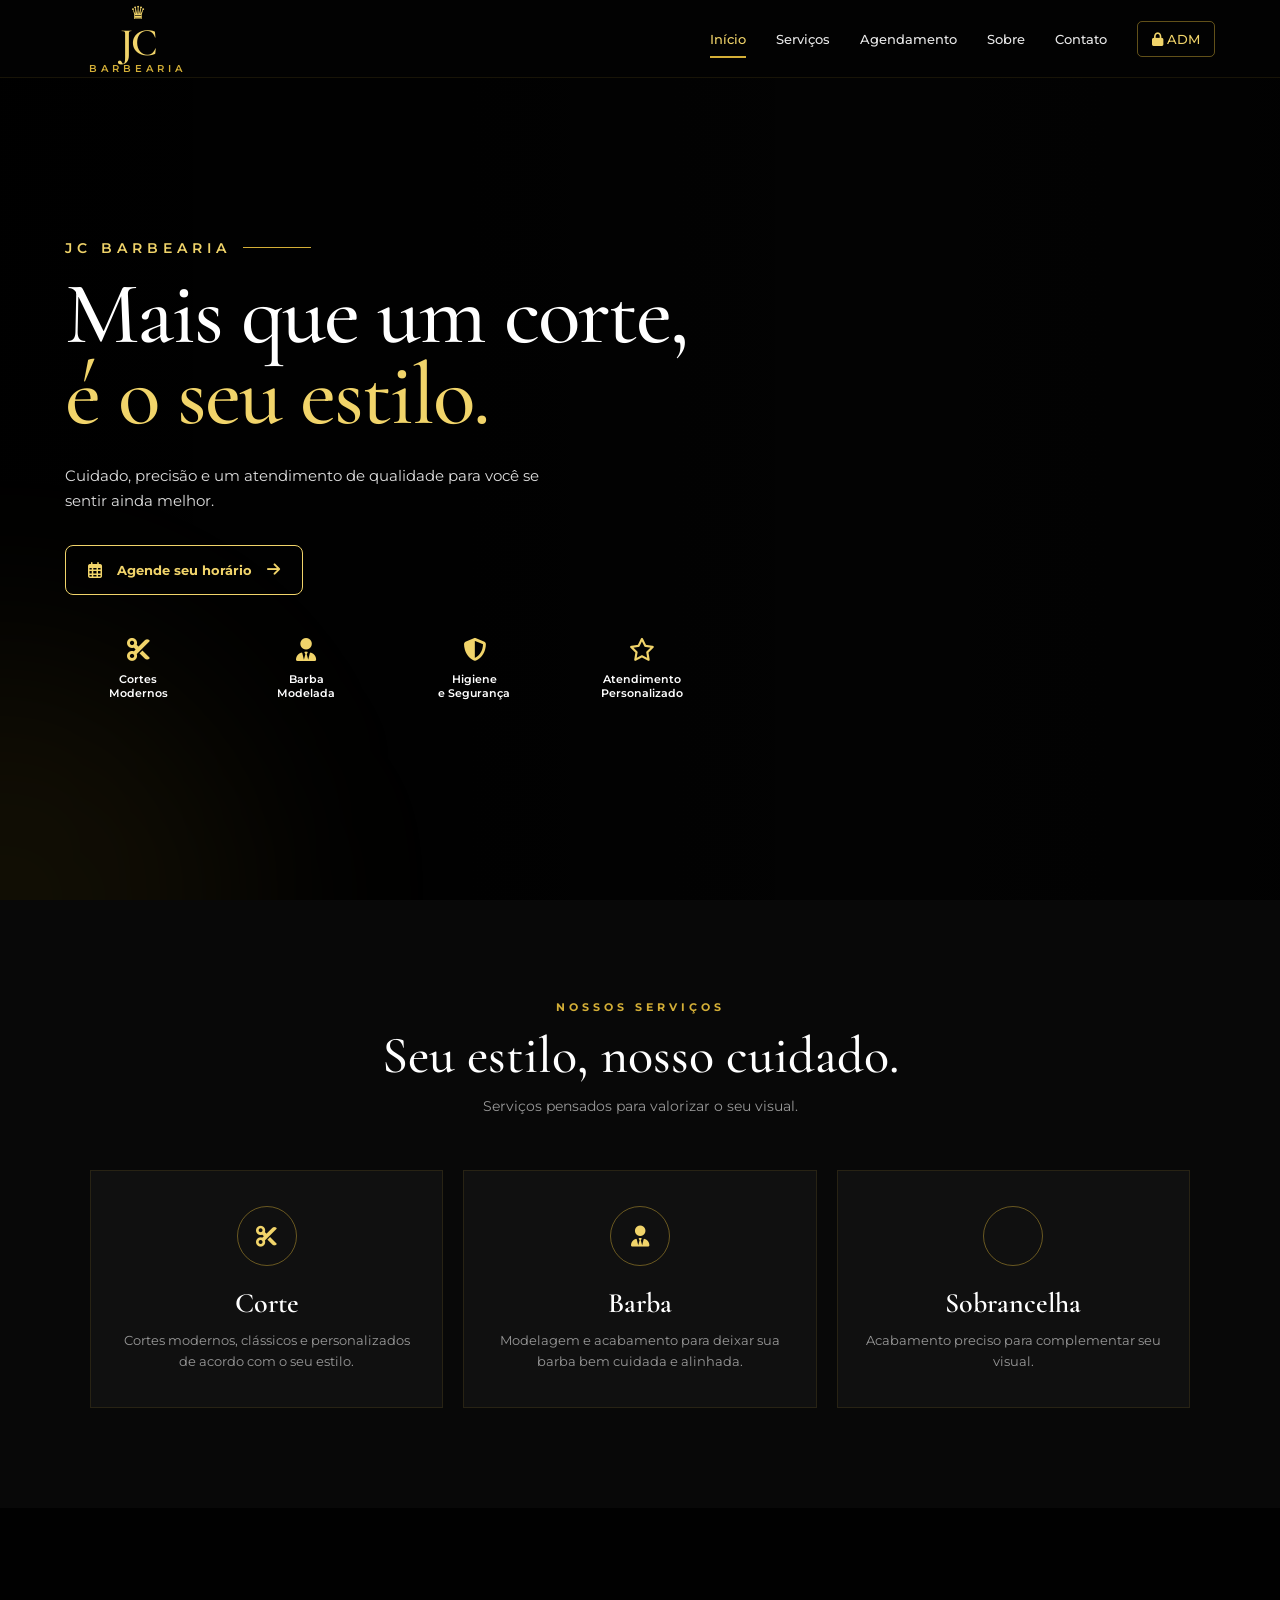
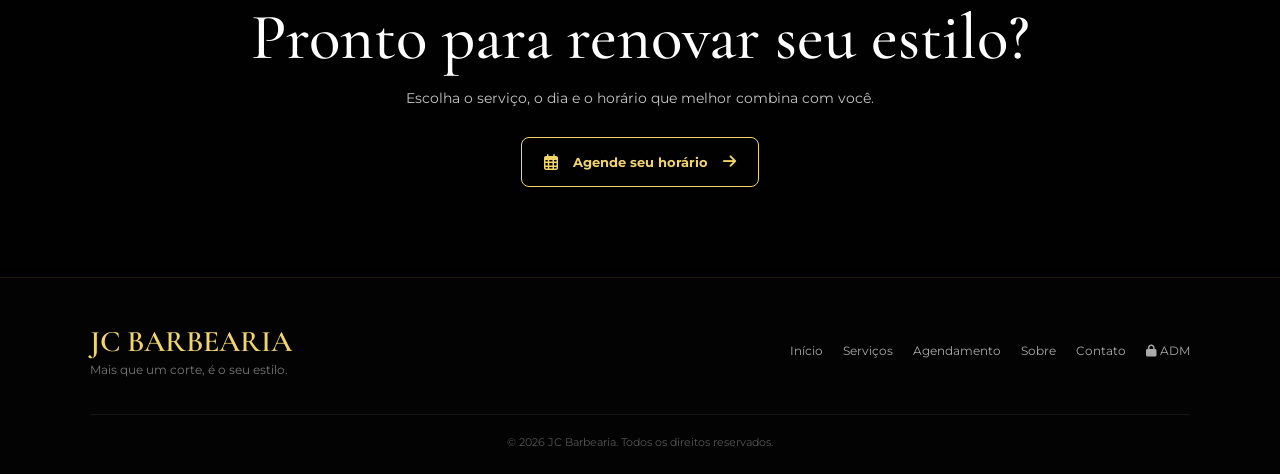
<file: index.html>
<!DOCTYPE html>

<html lang="pt-BR">
<head>
    <meta charset="UTF-8">
    <meta name="viewport" content="width=device-width, initial-scale=1.0">

<meta name="description"
    content="JC Barbearia - Mais que um corte, é o seu estilo. Agende seu horário.">

<title>JC Barbearia | Seu estilo começa aqui</title>

<link rel="preconnect" href="https://fonts.googleapis.com">
<link rel="preconnect" href="https://fonts.gstatic.com" crossorigin>

<link href="https://fonts.googleapis.com/css2?family=Cormorant+Garamond:wght@400;500;600;700&family=Montserrat:wght@300;400;500;600;700&display=swap"
    rel="stylesheet">

<link rel="stylesheet"
    href="https://cdnjs.cloudflare.com/ajax/libs/font-awesome/6.5.2/css/all.min.css">

<style>

    * {
        margin: 0;
        padding: 0;
        box-sizing: border-box;
    }

    html {
        scroll-behavior: smooth;
    }

    body {
        font-family: 'Montserrat', sans-serif;
        background: #050505;
        color: #fff;
        overflow-x: hidden;
    }

    /* REMOVE MARCADORES/PONTOS */
    ul,
    ol,
    li {
        list-style: none !important;
        margin: 0;
        padding: 0;
    }

    a {
        text-decoration: none;
        color: inherit;
    }

    :root {
        --preto: #050505;
        --preto2: #0b0b0b;
        --preto3: #111111;

        --dourado: #d4af37;
        --dourado-claro: #f1d46a;
        --dourado-escuro: #9d7c16;

        --branco: #ffffff;
        --cinza: #bdbdbd;
    }

    /* =====================================================
       HEADER
    ===================================================== */

    header {
        position: fixed;
        top: 0;
        left: 0;
        width: 100%;
        height: 78px;
        z-index: 999;

        background: rgba(3, 3, 3, 0.94);
        border-bottom: 1px solid rgba(212, 175, 55, 0.10);

        backdrop-filter: blur(10px);
        -webkit-backdrop-filter: blur(10px);
    }

    .header-container {
        max-width: 1200px;
        height: 100%;
        margin: auto;
        padding: 0 25px;

        display: flex;
        align-items: center;
        justify-content: space-between;
    }

    /* =====================================================
       LOGO
    ===================================================== */

    .logo {
        width: 145px;
        height: 100%;

        display: flex;
        flex-direction: column;
        align-items: center;
        justify-content: center;

        line-height: 1;
    }

    .logo-coroa {
        color: var(--dourado-claro);
        font-size: 18px;
        margin-bottom: 1px;
    }

    .logo-jc {
        font-family: 'Cormorant Garamond', serif;
        font-size: 39px;
        font-weight: 600;

        color: var(--dourado-claro);
        letter-spacing: -2px;
    }

    .logo-barbearia {
        font-size: 10px;
        font-weight: 600;

        letter-spacing: 4px;
        color: var(--dourado);

        margin-top: 2px;
    }

    /* =====================================================
       MENU
    ===================================================== */

    nav {
        display: flex;
        align-items: center;
        gap: 30px;
    }

    nav a {
        position: relative;

        font-size: 13px;
        font-weight: 500;

        color: #e8e8e8;

        padding: 30px 0;

        transition: 0.3s ease;
    }

    nav a:hover {
        color: var(--dourado-claro);
    }

    nav a.active {
        color: var(--dourado-claro);
    }

    nav a.active::after {
        content: "";

        position: absolute;

        left: 0;
        bottom: 19px;

        width: 100%;
        height: 2px;

        background: var(--dourado);
    }

    /* =====================================================
       BOTÃO ADM
    ===================================================== */

    nav a.admin-link {
        color: var(--dourado-claro);

        border: 1px solid rgba(212, 175, 55, 0.45);

        padding: 9px 14px;
        border-radius: 5px;

        transition: 0.3s ease;
    }

    nav a.admin-link:hover {
        background: var(--dourado);
        color: #050505;
        border-color: var(--dourado);
    }

    nav a.admin-link::after {
        display: none;
    }

    /* =====================================================
       MENU MOBILE
    ===================================================== */

    .menu-btn {
        display: none;

        width: 42px;
        height: 42px;

        border: 1px solid rgba(212, 175, 55, 0.5);

        background: transparent;

        color: var(--dourado-claro);

        border-radius: 4px;

        font-size: 19px;

        cursor: pointer;
    }

    /* =====================================================
       HERO
    ===================================================== */

    .hero {
        min-height: 100vh;

        position: relative;

        display: flex;
        align-items: center;

        overflow: hidden;

        background:
            linear-gradient(
                90deg,
                rgba(0,0,0,0.96) 0%,
                rgba(0,0,0,0.82) 35%,
                rgba(0,0,0,0.42) 67%,
                rgba(0,0,0,0.72) 100%
            ),
            url("https://images.unsplash.com/photo-1503951914875-452162b0f3f1?auto=format&fit=crop&w=2200&q=90");

        background-size: cover;
        background-position: center;
    }

    .hero::before {
        content: "";

        position: absolute;

        width: 500px;
        height: 500px;

        left: -250px;
        bottom: -250px;

        background: rgba(212, 175, 55, 0.08);

        filter: blur(100px);

        border-radius: 50%;
    }

    .hero-container {
        width: 100%;
        max-width: 1200px;

        margin: auto;

        padding: 120px 25px 80px;

        position: relative;
        z-index: 2;
    }

    .hero-content {
        max-width: 650px;
    }

    .hero-small {
        display: flex;
        align-items: center;
        gap: 12px;

        margin-bottom: 17px;

        color: var(--dourado-claro);

        font-size: 14px;
        font-weight: 600;

        letter-spacing: 5px;
    }

    .hero-small::after {
        content: "";

        width: 68px;
        height: 1px;

        background: var(--dourado);
    }

    .hero h1 {
        font-family: 'Cormorant Garamond', serif;

        font-size: clamp(54px, 7vw, 88px);

        line-height: 0.92;

        font-weight: 500;

        letter-spacing: -2px;

        color: #fff;

        margin-bottom: 9px;
    }

    .hero h1 span {
        display: block;

        color: var(--dourado-claro);
    }

    .hero-description {
        max-width: 500px;

        color: #dedede;

        font-size: 15px;

        line-height: 1.7;

        margin: 27px 0 31px;
    }

    /* =====================================================
       BOTÃO AGENDAR
    ===================================================== */

    .btn-agendar {
        display: inline-flex;

        align-items: center;
        justify-content: center;

        gap: 15px;

        min-width: 225px;

        padding: 16px 22px;

        border: 1px solid var(--dourado-claro);

        border-radius: 8px;

        background: rgba(0, 0, 0, 0.35);

        color: var(--dourado-claro);

        font-size: 13px;
        font-weight: 700;

        transition: all 0.3s ease;
    }

    .btn-agendar i {
        font-size: 16px;
    }

    .btn-agendar .seta {
        margin-left: auto;

        font-size: 15px;

        transition: 0.3s ease;
    }

    .btn-agendar:hover {
        background: var(--dourado);

        color: #050505;

        box-shadow: 0 10px 35px rgba(212, 175, 55, 0.18);
    }

    .btn-agendar:hover .seta {
        transform: translateX(5px);
    }

    /* =====================================================
       DIFERENCIAIS
    ===================================================== */

    .diferenciais {
        display: grid;

        grid-template-columns: repeat(4, 1fr);

        max-width: 650px;

        margin-top: 43px;

        gap: 22px;
    }

    .diferencial {
        text-align: center;

        color: #fff;
    }

    .diferencial i {
        display: block;

        color: var(--dourado-claro);

        font-size: 23px;

        margin-bottom: 11px;
    }

    .diferencial strong {
        display: block;

        font-size: 11px;

        font-weight: 600;

        line-height: 1.35;
    }

    /* =====================================================
       SERVIÇOS
    ===================================================== */

    .servicos-section {
        background: #080808;

        padding: 100px 25px;
    }

    .section-container {
        max-width: 1100px;

        margin: auto;
    }

    .section-header {
        text-align: center;

        margin-bottom: 55px;
    }

    .section-label {
        color: var(--dourado);

        font-size: 11px;

        font-weight: 700;

        letter-spacing: 4px;

        margin-bottom: 10px;
    }

    .section-header h2 {
        font-family: 'Cormorant Garamond', serif;

        font-size: 52px;

        font-weight: 500;

        color: #fff;
    }

    .section-header p {
        color: #999;

        font-size: 14px;

        margin-top: 10px;
    }

    /* =====================================================
       CARDS
    ===================================================== */

    .servicos-grid {
        display: grid;

        grid-template-columns: repeat(3, 1fr);

        gap: 20px;
    }

    .servico-card {
        background: #101010;

        border: 1px solid rgba(212, 175, 55, 0.12);

        padding: 35px 28px;

        text-align: center;

        transition: 0.3s ease;
    }

    .servico-card:hover {
        transform: translateY(-7px);

        border-color: rgba(212, 175, 55, 0.55);

        box-shadow: 0 15px 45px rgba(0, 0, 0, 0.4);
    }

    .servico-icon {
        width: 60px;
        height: 60px;

        margin: 0 auto 20px;

        display: flex;
        align-items: center;
        justify-content: center;

        border: 1px solid rgba(212, 175, 55, 0.45);

        border-radius: 50%;

        color: var(--dourado-claro);

        font-size: 21px;
    }

    .servico-card h3 {
        font-family: 'Cormorant Garamond', serif;

        font-size: 28px;

        font-weight: 600;

        margin-bottom: 10px;
    }

    .servico-card p {
        color: #999;

        font-size: 13px;

        line-height: 1.6;
    }

    /* =====================================================
       CTA
    ===================================================== */

    .cta {
        padding: 90px 25px;

        text-align: center;

        background:
            linear-gradient(
                rgba(0,0,0,0.82),
                rgba(0,0,0,0.90)
            ),
            url("https://images.unsplash.com/photo-1503951914875-452162b0f3f1?auto=format&fit=crop&w=1800&q=80");

        background-size: cover;
        background-position: center;
    }

    .cta h2 {
        font-family: 'Cormorant Garamond', serif;

        font-size: clamp(40px, 6vw, 65px);

        font-weight: 500;

        margin-bottom: 12px;
    }

    .cta p {
        color: #c5c5c5;

        font-size: 14px;

        margin-bottom: 30px;
    }

    /* =====================================================
       FOOTER
    ===================================================== */

    footer {
        background: #030303;

        border-top: 1px solid rgba(212, 175, 55, 0.12);

        padding: 45px 25px 25px;
    }

    .footer-container {
        max-width: 1100px;

        margin: auto;

        display: flex;

        justify-content: space-between;

        align-items: center;

        gap: 30px;
    }

    .footer-logo {
        color: var(--dourado-claro);

        font-family: 'Cormorant Garamond', serif;

        font-size: 30px;

        font-weight: 600;
    }

    .footer-text {
        color: #777;

        font-size: 12px;

        line-height: 1.6;
    }

    .footer-links {
        display: flex;

        gap: 20px;

        flex-wrap: wrap;
    }

    .footer-links a {
        color: #aaa;

        font-size: 12px;

        transition: 0.3s;
    }

    .footer-links a:hover {
        color: var(--dourado-claro);
    }

    .copyright {
        max-width: 1100px;

        margin: 35px auto 0;

        padding-top: 20px;

        border-top: 1px solid #151515;

        text-align: center;

        color: #555;

        font-size: 11px;
    }

    /* =====================================================
       RESPONSIVIDADE
    ===================================================== */

    @media (max-width: 850px) {

        nav {
            position: fixed;

            top: 78px;
            right: -100%;

            width: 280px;

            height: calc(100vh - 78px);

            background: #070707;

            border-left: 1px solid rgba(212, 175, 55, 0.15);

            padding: 30px;

            display: flex;

            flex-direction: column;

            align-items: flex-start;

            gap: 0;

            transition: 0.35s ease;
        }

        nav.open {
            right: 0;
        }

        nav a {
            width: 100%;

            padding: 17px 0;

            border-bottom: 1px solid #171717;
        }

        nav a.active::after {
            display: none;
        }

        nav a.admin-link {
            margin-top: 10px;

            padding: 13px 16px;

            text-align: center;
        }

        .menu-btn {
            display: block;
        }

        .hero {
            background-position: 62% center;
        }

        .hero-content {
            max-width: 600px;
        }

        .diferenciais {
            grid-template-columns: repeat(2, 1fr);

            max-width: 450px;
        }

        .servicos-grid {
            grid-template-columns: 1fr;
        }

        .footer-container {
            flex-direction: column;

            text-align: center;
        }
    }

    @media (max-width: 600px) {

        header {
            height: 70px;
        }

        .header-container {
            padding: 0 18px;
        }

        .logo {
            width: 125px;
        }

        .logo-jc {
            font-size: 34px;
        }

        .logo-barbearia {
            font-size: 8px;

            letter-spacing: 3px;
        }

        nav {
            top: 70px;

            height: calc(100vh - 70px);
        }

        .hero {
            min-height: 100svh;

            background-position: 67% center;
        }

        .hero-container {
            padding: 125px 22px 65px;
        }

        .hero-small {
            font-size: 11px;

            letter-spacing: 3px;
        }

        .hero h1 {
            font-size: clamp(48px, 15vw, 70px);

            letter-spacing: -1px;
        }

        .hero-description {
            font-size: 13px;

            max-width: 390px;
        }

        .btn-agendar {
            width: 100%;

            max-width: 290px;
        }

        .diferenciais {
            gap: 20px 10px;

            margin-top: 35px;
        }

        .diferencial i {
            font-size: 20px;
        }

        .diferencial strong {
            font-size: 10px;
        }

        .servicos-section {
            padding: 75px 20px;
        }

        .section-header h2 {
            font-size: 43px;
        }

        .cta {
            padding: 75px 20px;
        }

        .footer-links {
            flex-wrap: wrap;

            justify-content: center;
        }
    }

    @media (max-width: 380px) {

        .hero h1 {
            font-size: 44px;
        }

        .hero-small {
            letter-spacing: 2px;
        }

        .diferenciais {
            grid-template-columns: repeat(2, 1fr);
        }
    }

</style>

</head>

<body>

<!-- HEADER -->

<header>

    <div class="header-container">

        <a href="index.html" class="logo">

            <div class="logo-coroa">♛</div>

            <div class="logo-jc">
                JC
            </div>

            <div class="logo-barbearia">
                BARBEARIA
            </div>

        </a>

        <nav id="menu">

            <a href="index.html" class="active">
                Início
            </a>

            <a href="services.html">
                Serviços
            </a>

            <a href="services.html">
                Agendamento
            </a>

            <a href="#sobre">
                Sobre
            </a>

            <a href="#contato">
                Contato
            </a>

            <a href="admin.html" class="admin-link">
                <i class="fa-solid fa-lock"></i>
                ADM
            </a>

        </nav>

        <button
            class="menu-btn"
            id="menuBtn"
            aria-label="Abrir menu">

            <i class="fa-solid fa-bars"></i>

        </button>

    </div>

</header>

<!-- HERO -->

<main>

    <section class="hero" id="inicio">

        <div class="hero-container">

            <div class="hero-content">

                <div class="hero-small">
                    JC BARBEARIA
                </div>

                <h1>
                    Mais que um corte,
                    <span>
                        é o seu estilo.
                    </span>
                </h1>

                <p class="hero-description">
                    Cuidado, precisão e um atendimento de qualidade
                    para você se sentir ainda melhor.
                </p>

                <a
                    href="services.html"
                    class="btn-agendar">

                    <i class="fa-regular fa-calendar-days"></i>

                    <span>
                        Agende seu horário
                    </span>

                    <i class="fa-solid fa-arrow-right seta"></i>

                </a>

                <div class="diferenciais">

                    <div class="diferencial">
                        <i class="fa-solid fa-scissors"></i>

                        <strong>
                            Cortes<br>
                            Modernos
                        </strong>
                    </div>

                    <div class="diferencial">
                        <i class="fa-solid fa-user-tie"></i>

                        <strong>
                            Barba<br>
                            Modelada
                        </strong>
                    </div>

                    <div class="diferencial">
                        <i class="fa-solid fa-shield-halved"></i>

                        <strong>
                            Higiene<br>
                            e Segurança
                        </strong>
                    </div>

                    <div class="diferencial">
                        <i class="fa-regular fa-star"></i>

                        <strong>
                            Atendimento<br>
                            Personalizado
                        </strong>
                    </div>

                </div>

            </div>

        </div>

    </section>

    <!-- SERVIÇOS -->

    <section class="servicos-section" id="sobre">

        <div class="section-container">

            <div class="section-header">

                <div class="section-label">
                    NOSSOS SERVIÇOS
                </div>

                <h2>
                    Seu estilo, nosso cuidado.
                </h2>

                <p>
                    Serviços pensados para valorizar o seu visual.
                </p>

            </div>

            <div class="servicos-grid">

                <div class="servico-card">

                    <div class="servico-icon">
                        <i class="fa-solid fa-scissors"></i>
                    </div>

                    <h3>
                        Corte
                    </h3>

                    <p>
                        Cortes modernos, clássicos e personalizados
                        de acordo com o seu estilo.
                    </p>

                </div>

                <div class="servico-card">

                    <div class="servico-icon">
                        <i class="fa-solid fa-user-tie"></i>
                    </div>

                    <h3>
                        Barba
                    </h3>

                    <p>
                        Modelagem e acabamento para deixar sua barba
                        bem cuidada e alinhada.
                    </p>

                </div>

                <div class="servico-card">

                    <div class="servico-icon">
                        <i class="fa-solid fa-sparkles"></i>
                    </div>

                    <h3>
                        Sobrancelha
                    </h3>

                    <p>
                        Acabamento preciso para complementar
                        seu visual.
                    </p>

                </div>

            </div>

        </div>

    </section>

    <!-- CTA -->

    <section class="cta" id="contato">

        <h2>
            Pronto para renovar seu estilo?
        </h2>

        <p>
            Escolha o serviço, o dia e o horário que melhor combina com você.
        </p>

        <a
            href="services.html"
            class="btn-agendar">

            <i class="fa-regular fa-calendar-days"></i>

            Agende seu horário

            <i class="fa-solid fa-arrow-right seta"></i>

        </a>

    </section>

</main>

<!-- FOOTER -->

<footer>

    <div class="footer-container">

        <div>

            <div class="footer-logo">
                JC BARBEARIA
            </div>

            <div class="footer-text">
                Mais que um corte, é o seu estilo.
            </div>

        </div>

        <div class="footer-links">

            <a href="index.html">
                Início
            </a>

            <a href="services.html">
                Serviços
            </a>

            <a href="services.html">
                Agendamento
            </a>

            <a href="#sobre">
                Sobre
            </a>

            <a href="#contato">
                Contato
            </a>

            <a href="admin.html">
                <i class="fa-solid fa-lock"></i>
                ADM
            </a>

        </div>

    </div>

    <div class="copyright">
        © 2026 JC Barbearia. Todos os direitos reservados.
    </div>

</footer>

<!-- JAVASCRIPT DO MENU -->

<script>

    const menuBtn = document.getElementById("menuBtn");
    const menu = document.getElementById("menu");

    menuBtn.addEventListener("click", function () {

        menu.classList.toggle("open");

        const icon = menuBtn.querySelector("i");

        if (menu.classList.contains("open")) {

            icon.classList.remove("fa-bars");
            icon.classList.add("fa-xmark");

        } else {

            icon.classList.remove("fa-xmark");
            icon.classList.add("fa-bars");

        }

    });

    document.querySelectorAll("#menu a").forEach(function(link) {

        link.addEventListener("click", function() {

            menu.classList.remove("open");

            const icon = menuBtn.querySelector("i");

            icon.classList.remove("fa-xmark");
            icon.classList.add("fa-bars");

        });

    });

</script>

</body>
</html>
</file>
